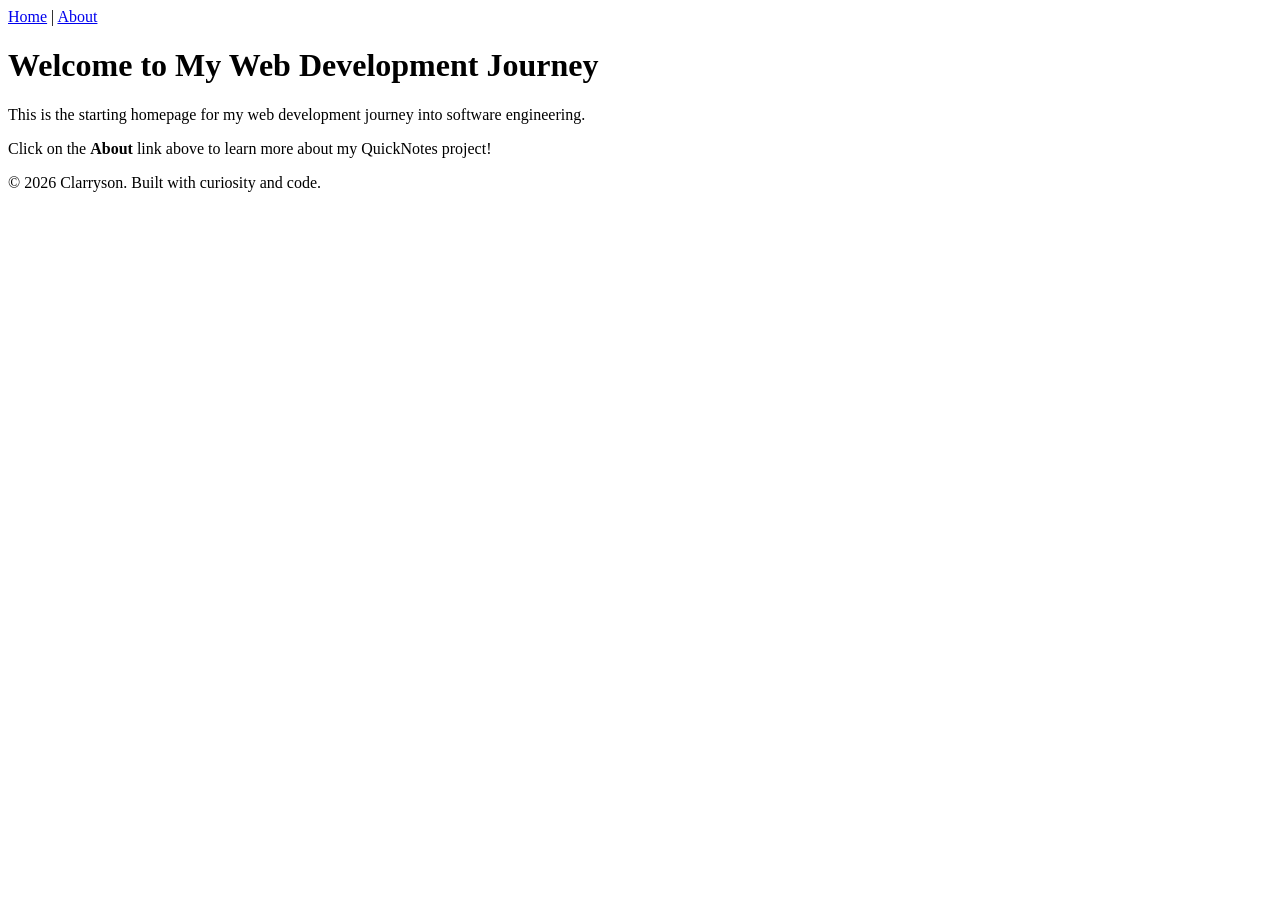
<file: day1/index.html>
<!DOCTYPE html>
<html lang="en">
  <head>
    <!-- The head section holds important information about the page that users don't directly see -->
    <meta charset="UTF-8" />
    <meta name="viewport" content="width=device-width, initial-scale=1.0" />
    <title>Web Foundations - Home</title>
  </head>
  <body>
    <!-- The header contains the top navigation bar -->
    <header>
      <nav>
        <!-- In HTML, links use the <a> (anchor) tag with the href attribute -->
        <a href="index.html">Home</a> |
        <a href="about.html">About</a>
      </nav>
    </header>

    <!-- The main tag holds the primary content of this page -->
    <main>
      <h1>Welcome to My Web Development Journey</h1>
      <p>This is the starting homepage for my web development journey into software engineering.</p>
      <p>Click on the <strong>About</strong> link above to learn more about my QuickNotes project!</p>
    </main>

    <!-- The footer holds copyright and author credits at the bottom of the page -->
    <footer>
      <p>&copy; 2026 Clarryson. Built with curiosity and code.</p>
    </footer>
  </body>
</html>
</file>
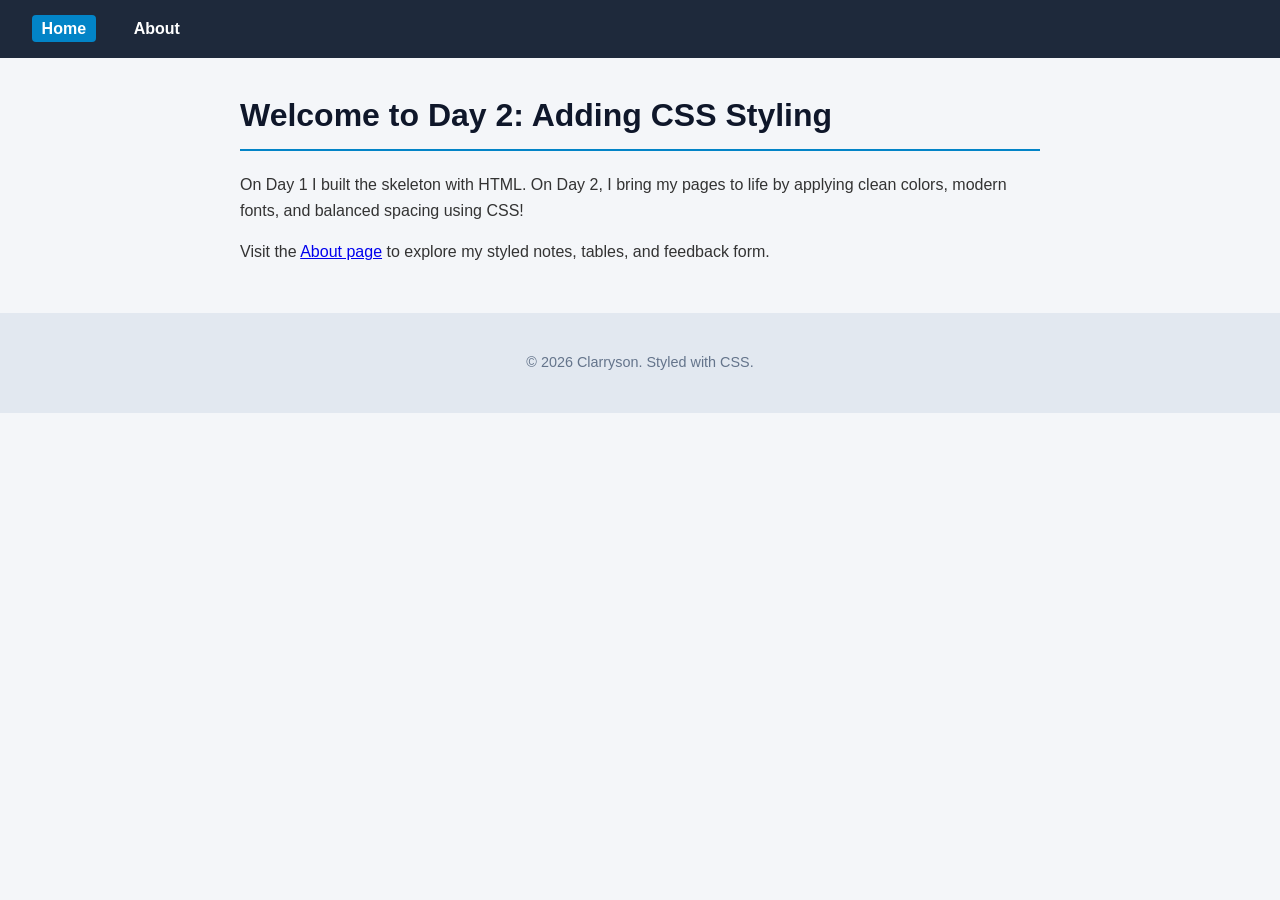
<file: Day2/index.html>
<!DOCTYPE html>
<html lang="en">
  <head>
    <meta charset="UTF-8" />
    <meta name="viewport" content="width=device-width, initial-scale=1.0" />
    <title>Web Foundations - Day 2 Home</title>
    <!-- Linking my external stylesheet so the browser knows how to style the page -->
    <link rel="stylesheet" href="style.css" />
  </head>
  <body>
    <!-- Top navigation header -->
    <header>
      <nav>
        <a href="index.html" class="active">Home</a>
        <a href="about.html">About</a>
      </nav>
    </header>

    <!-- Main content area -->
    <main>
      <h1>Welcome to Day 2: Adding CSS Styling</h1>
      <p>
        On Day 1 I built the skeleton with HTML. On Day 2, I bring my pages to life
        by applying clean colors, modern fonts, and balanced spacing using CSS!
      </p>
      <p>
        Visit the <a href="about.html">About page</a> to explore my styled notes,
        tables, and feedback form.
      </p>
    </main>

    <!-- Footer -->
    <footer>
      <p>&copy; 2026 Clarryson. Styled with CSS.</p>
    </footer>
  </body>
</html>
</file>
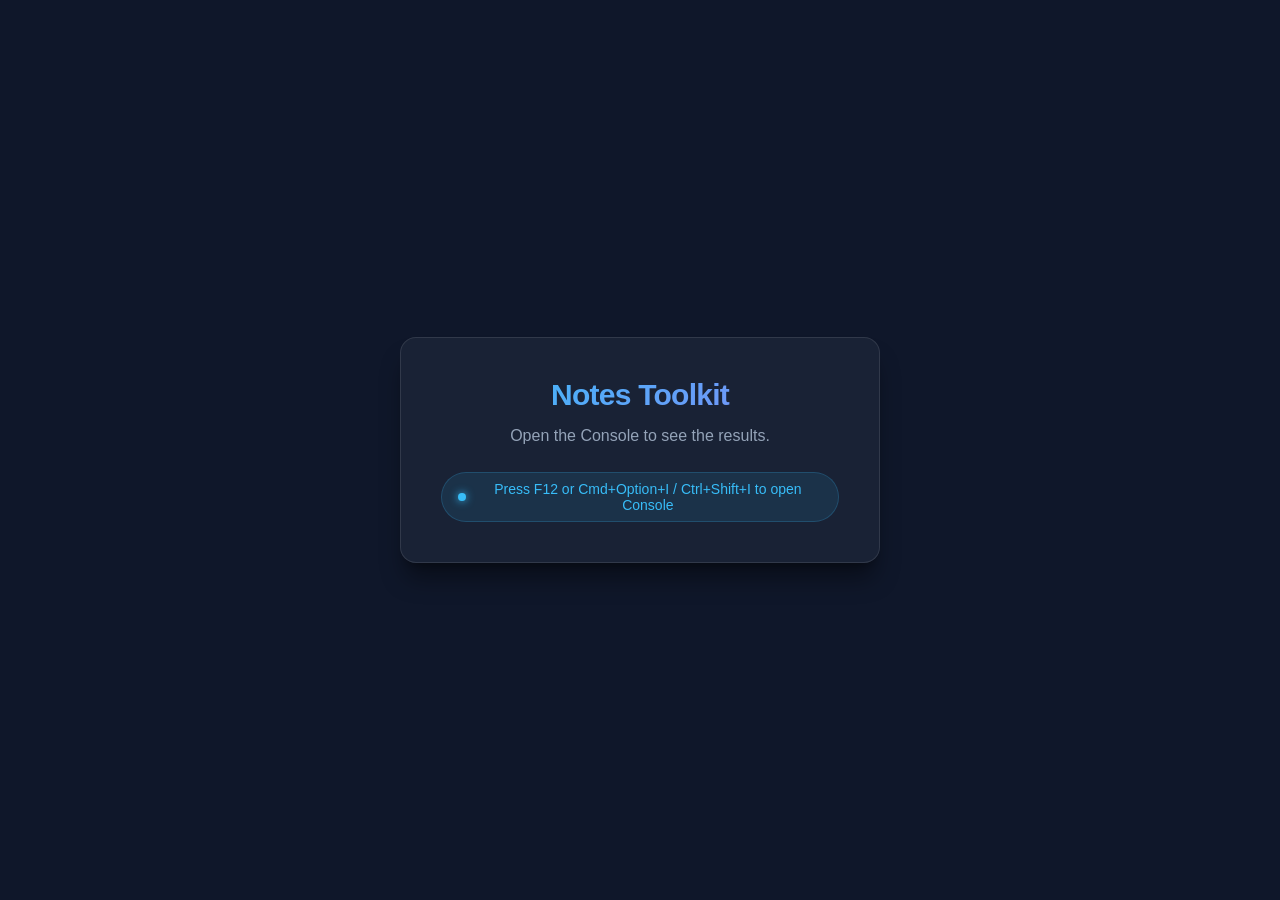
<file: day3/index.html>
<!DOCTYPE html>
<html lang="en">
<head>
  <meta charset="UTF-8">
  <meta name="viewport" content="width=device-width, initial-scale=1.0">
  <title>Notes Toolkit</title>
  <script src="script.js" defer></script>
  <style>
    :root {
      --bg: #0f172a;
      --card-bg: rgba(30, 41, 59, 0.7);
      --card-border: rgba(255, 255, 255, 0.1);
      --text: #f8fafc;
      --text-muted: #94a3b8;
      --accent: #38bdf8;
    }
    * {
      box-sizing: border-box;
      margin: 0;
      padding: 0;
    }
    body {
      font-family: -apple-system, BlinkMacSystemFont, "Segoe UI", Roboto, "Helvetica Neue", Arial, sans-serif;
      background-color: var(--bg);
      color: var(--text);
      min-height: 100vh;
      display: flex;
      align-items: center;
      justify-content: center;
      padding: 1.5rem;
    }
    .card {
      background: var(--card-bg);
      border: 1px solid var(--card-border);
      backdrop-filter: blur(12px);
      border-radius: 1rem;
      padding: 2.5rem;
      max-width: 480px;
      width: 100%;
      text-align: center;
      box-shadow: 0 20px 25px -5px rgba(0, 0, 0, 0.4), 0 8px 10px -6px rgba(0, 0, 0, 0.3);
    }
    h1 {
      font-size: 1.875rem;
      font-weight: 700;
      letter-spacing: -0.025em;
      margin-bottom: 0.75rem;
      background: linear-gradient(135deg, #38bdf8 0%, #818cf8 100%);
      -webkit-background-clip: text;
      -webkit-text-fill-color: transparent;
    }
    p {
      color: var(--text-muted);
      font-size: 1rem;
      line-height: 1.5;
    }
    .badge {
      display: inline-flex;
      align-items: center;
      gap: 0.5rem;
      margin-top: 1.5rem;
      padding: 0.5rem 1rem;
      border-radius: 9999px;
      font-size: 0.875rem;
      font-weight: 500;
      background: rgba(56, 189, 248, 0.1);
      color: var(--accent);
      border: 1px solid rgba(56, 189, 248, 0.2);
    }
    .pulse-dot {
      width: 8px;
      height: 8px;
      background: var(--accent);
      border-radius: 50%;
      box-shadow: 0 0 8px var(--accent);
    }
  </style>
</head>
<body>
  <main class="card">
    <h1>Notes Toolkit</h1>
    <p>Open the Console to see the results.</p>
    <div class="badge">
      <span class="pulse-dot"></span>
      <span>Press F12 or Cmd+Option+I / Ctrl+Shift+I to open Console</span>
    </div>
  </main>
</body>
</html>
</file>
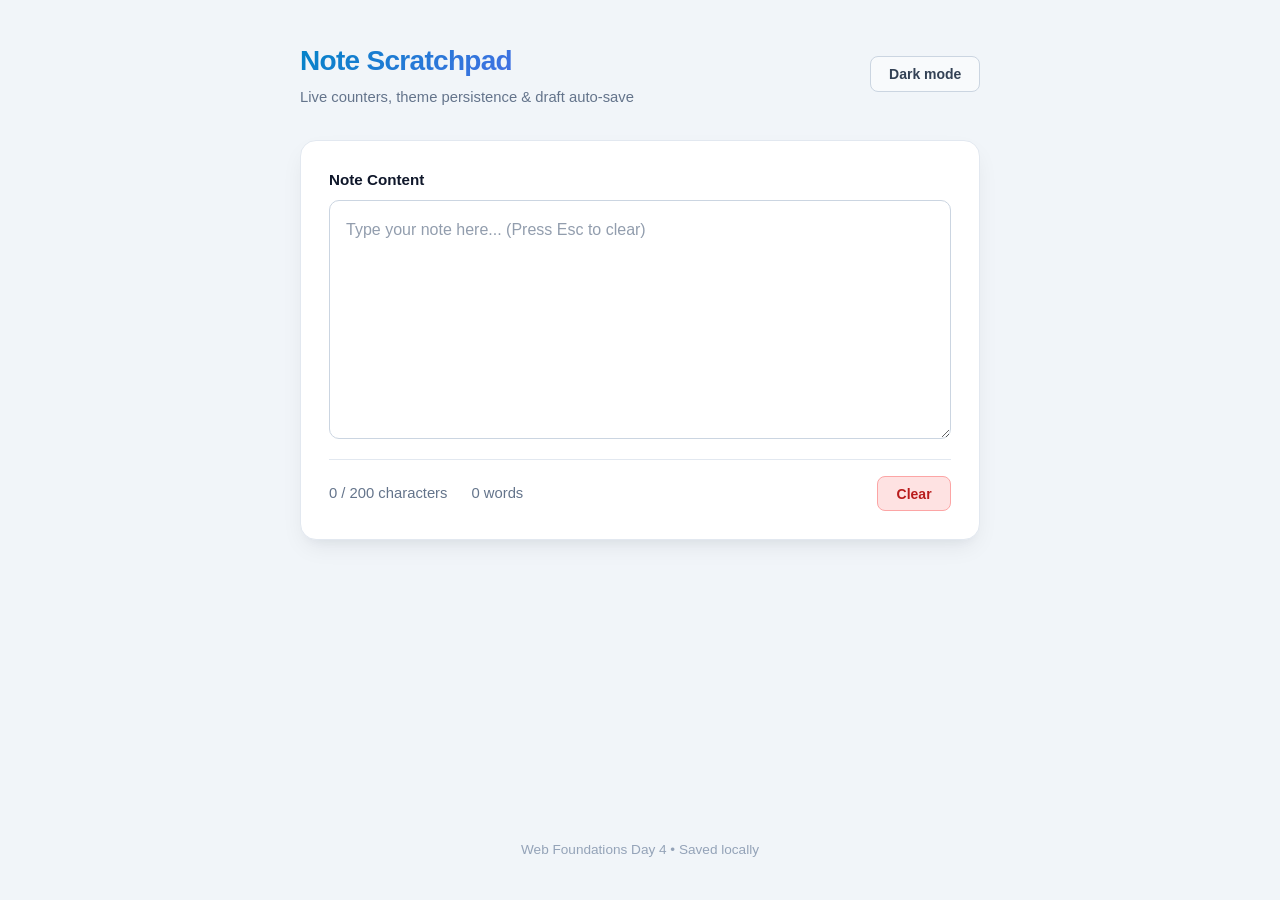
<file: day4/index.html>
<!DOCTYPE html>
<html lang="en">
<head>
  <meta charset="UTF-8">
  <meta name="viewport" content="width=device-width, initial-scale=1.0">
  <title>Day 4 - Note Draft &amp; Counter</title>
  <link rel="stylesheet" href="style.css">
  <script src="script.js" defer></script>
</head>
<body>
  <div class="app-wrapper">
    <header class="app-header">
      <div class="header-content">
        <div class="header-title-group">
          <h1>Note Scratchpad</h1>
          <p class="tagline">Live counters, theme persistence &amp; draft auto-save</p>
        </div>
        <button id="theme-toggle" type="button">Dark mode</button>
      </div>
    </header>

    <main class="editor-container">
      <div class="editor-card">
        <div class="field-group">
          <label for="note-text" class="field-label">Note Content</label>
          <textarea
            id="note-text"
            placeholder="Type your note here... (Press Esc to clear)"
            rows="8"
          ></textarea>
        </div>

        <div class="card-footer">
          <div class="counters">
            <p id="char-count">0 / 200 characters</p>
            <p id="word-count">0 words</p>
          </div>
          <div class="controls">
            <button id="clear-btn" type="button">Clear</button>
          </div>
        </div>
      </div>
    </main>

    <footer class="app-footer">
      <p>Web Foundations Day 4 &bull; Saved locally</p>
    </footer>
  </div>
</body>
</html>
</file>
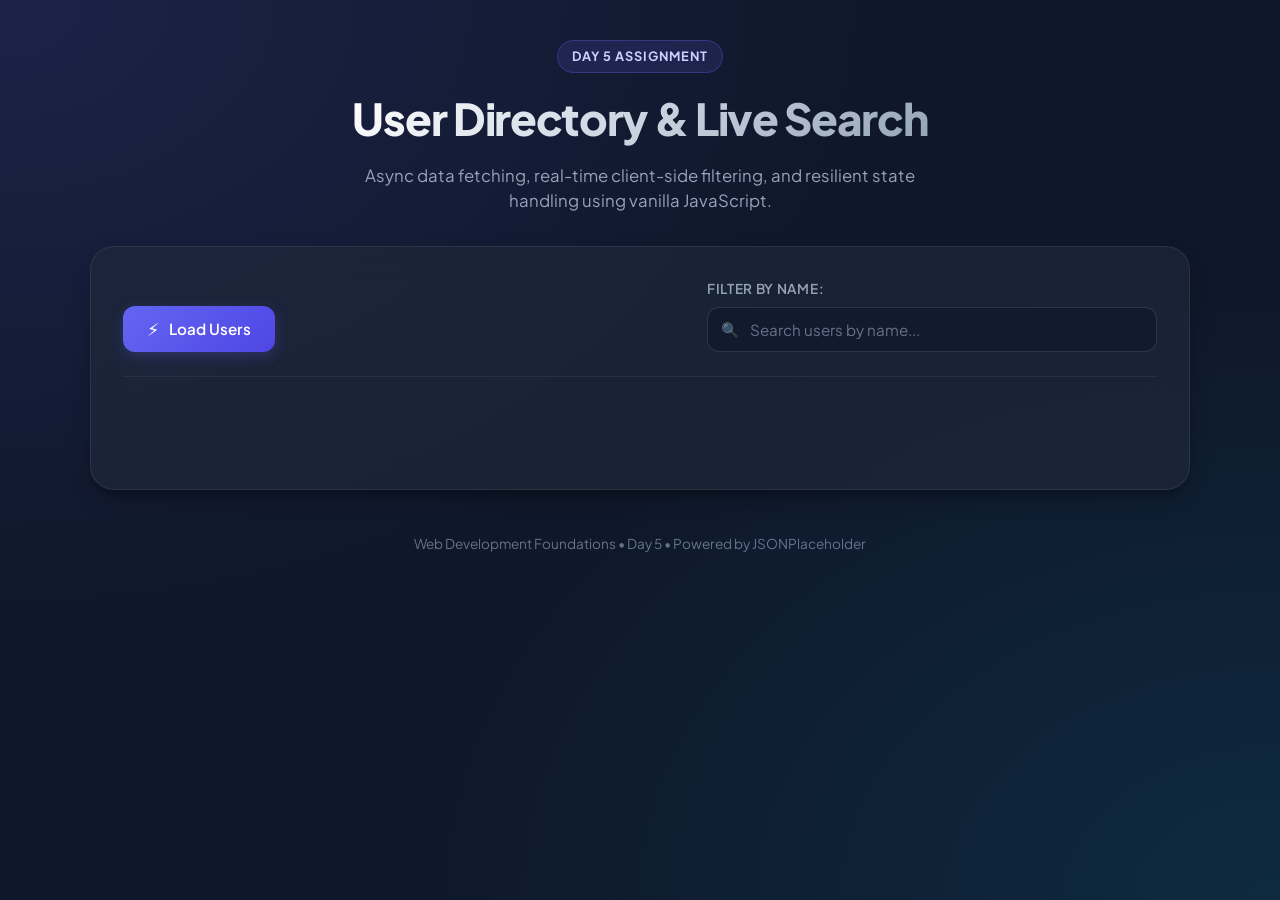
<file: day5/index.html>
<!DOCTYPE html>
<html lang="en">
<head>
  <meta charset="UTF-8">
  <meta name="viewport" content="width=device-width, initial-scale=1.0">
  <meta name="description" content="Day 5 Assignment - Asynchronous user directory fetching from JSONPlaceholder API with real-time client-side name filtering.">
  <title>Day 5 - User Directory &amp; Filter</title>
  <link rel="preconnect" href="https://fonts.googleapis.com">
  <link rel="preconnect" href="https://fonts.gstatic.com" crossorigin>
  <link href="https://fonts.googleapis.com/css2?family=Plus+Jakarta+Sans:wght@400;500;600;700;800&display=swap" rel="stylesheet">
  <link rel="stylesheet" href="style.css">
  <script src="users.js" defer></script>
</head>
<body>
  <div class="app-layout">
    <!-- Header -->
    <header class="app-header">
      <div class="header-badge">Day 5 Assignment</div>
      <h1 class="header-title">User Directory &amp; Live Search</h1>
      <p class="header-subtitle">
        Async data fetching, real-time client-side filtering, and resilient state handling using vanilla JavaScript.
      </p>
    </header>

    <!-- Main Container -->
    <main class="main-card">
      <!-- Action Toolbar -->
      <section class="toolbar">
        <div class="action-group">
          <button id="load-users" type="button" class="btn-primary">
            <span class="btn-icon">⚡</span>
            <span class="btn-text">Load Users</span>
          </button>
        </div>

        <div class="filter-group">
          <label for="filter-input" class="filter-label">Filter by name:</label>
          <div class="input-wrapper">
            <span class="search-icon" aria-hidden="true">🔍</span>
            <input
              id="filter-input"
              type="text"
              class="filter-input"
              placeholder="Search users by name..."
              autocomplete="off"
            >
          </div>
        </div>
      </section>

      <!-- Status Feedback -->
      <section class="status-section" aria-live="polite">
        <p id="status"></p>
      </section>

      <!-- Users Grid List -->
      <section class="results-section">
        <ul id="users-list"></ul>
      </section>
    </main>

    <!-- Footer -->
    <footer class="app-footer">
      <p>Web Development Foundations &bull; Day 5 &bull; Powered by JSONPlaceholder</p>
    </footer>
  </div>
</body>
</html>
</file>
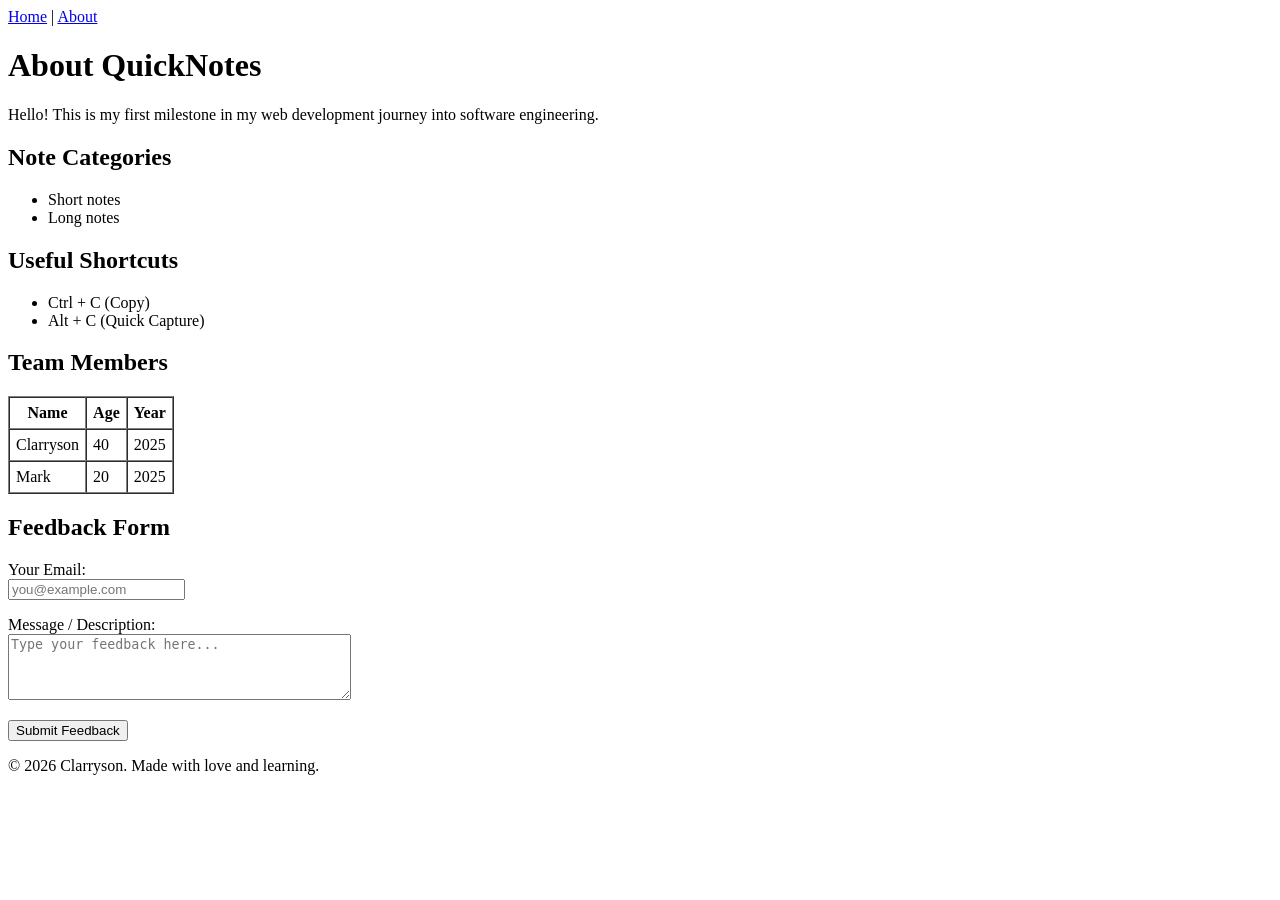
<file: day1/about.html>
<!DOCTYPE html>
<html lang="en">
  <head>
    <meta charset="UTF-8" />
    <meta name="viewport" content="width=device-width, initial-scale=1.0" />
    <title>Web Foundations - About QuickNotes</title>
  </head>
  <body>
    <!-- Header with clean navigation links -->
    <header>
      <nav>
        <a href="index.html">Home</a> |
        <a href="about.html">About</a>
      </nav>
    </header>

    <!-- Main content area -->
    <main>
      <h1>About QuickNotes</h1>
      <p>Hello! This is my first milestone in my web development journey into software engineering.</p>

      <!-- Section 1: Note Types List -->
      <section>
        <h2>Note Categories</h2>
        <ul>
          <li>Short notes</li>
          <li>Long notes</li>
        </ul>
      </section>

      <!-- Section 2: Keyboard Shortcuts & Team Table -->
      <section>
        <h2>Useful Shortcuts</h2>
        <ul>
          <li>Ctrl + C (Copy)</li>
          <li>Alt + C (Quick Capture)</li>
        </ul>

        <h2>Team Members</h2>
        <table border="1" cellpadding="6" cellspacing="0">
          <thead>
            <tr>
              <th>Name</th>
              <th>Age</th>
              <th>Year</th>
            </tr>
          </thead>
          <tbody>
            <tr>
              <td>Clarryson</td>
              <td>40</td>
              <td>2025</td>
            </tr>
            <tr>
              <td>Mark</td>
              <td>20</td>
              <td>2025</td>
            </tr>
          </tbody>
        </table>
      </section>

      <!-- Section 3: Contact & Feedback Form -->
      <section>
        <h2>Feedback Form</h2>
        <form action="#" method="post">
          <p>
            <label for="email-input">Your Email:</label><br />
            <input type="email" id="email-input" name="email" placeholder="you@example.com" required />
          </p>

          <p>
            <label for="feedback-text">Message / Description:</label><br />
            <textarea id="feedback-text" name="message" rows="4" cols="40" placeholder="Type your feedback here..." required></textarea>
          </p>

          <button type="submit">Submit Feedback</button>
        </form>
      </section>
    </main>

    <!-- Footer -->
    <footer>
      <p>&copy; 2026 Clarryson. Made with love and learning.</p>
    </footer>
  </body>
</html>
</file>
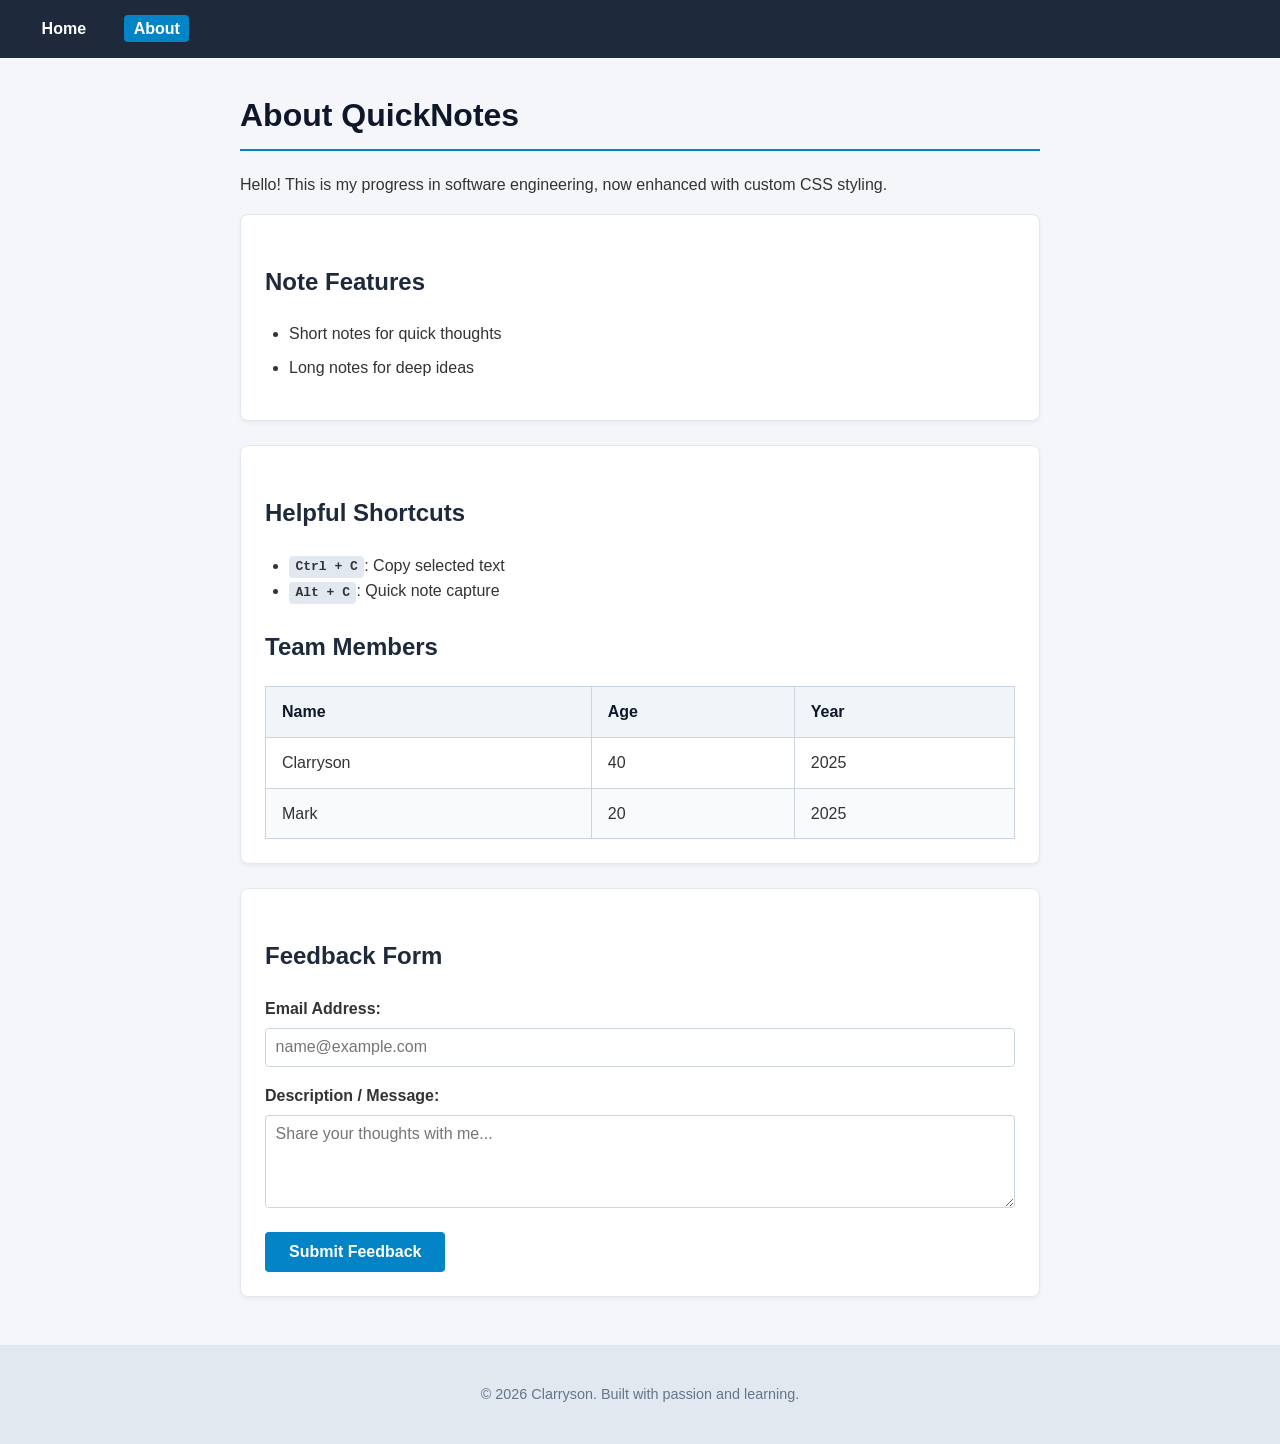
<file: Day2/about.html>
<!DOCTYPE html>
<html lang="en">
  <head>
    <meta charset="UTF-8" />
    <meta name="viewport" content="width=device-width, initial-scale=1.0" />
    <title>Web Foundations - Day 2 About</title>
    <!-- Linking my external CSS stylesheet -->
    <link rel="stylesheet" href="style.css" />
  </head>
  <body>
    <!-- Header with styled navigation bar -->
    <header>
      <nav>
        <a href="index.html">Home</a>
        <a href="about.html" class="active">About</a>
      </nav>
    </header>

    <!-- Main page content -->
    <main>
      <h1>About QuickNotes</h1>
      <p class="intro">
        Hello! This is my progress in software engineering, now enhanced with custom CSS styling.
      </p>

      <!-- Section 1: Note Features -->
      <section class="card">
        <h2>Note Features</h2>
        <ul class="features-list">
          <li class="features">Short notes for quick thoughts</li>
          <li class="features">Long notes for deep ideas</li>
        </ul>
      </section>

      <!-- Section 2: Shortcuts & Styled Table -->
      <section class="card">
        <h2>Helpful Shortcuts</h2>
        <ul class="shortcuts-list">
          <li><code>Ctrl + C</code>: Copy selected text</li>
          <li><code>Alt + C</code>: Quick note capture</li>
        </ul>

        <h2>Team Members</h2>
        <table class="data-table">
          <thead>
            <tr>
              <th>Name</th>
              <th>Age</th>
              <th>Year</th>
            </tr>
          </thead>
          <tbody>
            <tr>
              <td>Clarryson</td>
              <td>40</td>
              <td>2025</td>
            </tr>
            <tr>
              <td>Mark</td>
              <td>20</td>
              <td>2025</td>
            </tr>
          </tbody>
        </table>
      </section>

      <!-- Section 3: Feedback Form -->
      <section class="card">
        <h2>Feedback Form</h2>
        <form class="styled-form" action="#" method="post">
          <div class="form-group">
            <label for="email-input">Email Address:</label>
            <input type="email" id="email-input" name="email" placeholder="name@example.com" required />
          </div>

          <div class="form-group">
            <label for="textarea">Description / Message:</label>
            <textarea id="textarea" name="description" rows="4" placeholder="Share your thoughts with me..." required></textarea>
          </div>

          <button type="submit" id="_button">Submit Feedback</button>
        </form>
      </section>
    </main>

    <!-- Footer -->
    <footer>
      <p>&copy; 2026 Clarryson. Built with passion and learning.</p>
    </footer>
  </body>
</html>
</file>
<file: Day2/style.css>
/* ==========================================================================
   Day 2: Beginner-Friendly CSS Stylesheet
   This file teaches the core concepts of CSS: colors, typography, margins,
   padding, borders, and simple card layouts.
   ========================================================================== */

/* 1. Global Page Styles */
body {
  font-family: Arial, sans-serif; /* Clean, easily readable font */
  line-height: 1.6;               /* Extra space between lines of text */
  margin: 0;                      /* Remove default browser margin around edges */
  padding: 0;
  background-color: #f4f6f9;      /* Soft light-gray background */
  color: #333333;                 /* Dark gray text for easy reading */
}

/* 2. Header and Navigation Bar */
header {
  background-color: #1e293b;      /* Dark slate navy banner */
  padding: 1rem 2rem;
}

nav a {
  color: #ffffff;                 /* White link text */
  text-decoration: none;          /* Remove the default blue underline */
  margin-right: 1.5rem;           /* Space between links */
  font-weight: bold;
  padding: 0.3rem 0.6rem;
  border-radius: 4px;
  transition: background-color 0.2s ease;
}

/* Hover effect: changes background when mouse moves over the link */
nav a:hover {
  background-color: #334155;
}

/* Active page link highlight */
nav a.active {
  background-color: #0284c7;      /* Bright blue badge for the active page */
}

/* 3. Main Content Container */
main {
  max-width: 800px;               /* Keeps text from stretching too wide on big monitors */
  margin: 2rem auto;              /* Centers the container horizontally on the screen */
  padding: 0 1.5rem;
}

h1 {
  color: #0f172a;
  border-bottom: 2px solid #0284c7; /* Adds a stylish blue accent line below the title */
  padding-bottom: 0.5rem;
}

h2 {
  color: #1e293b;
  margin-top: 1.5rem;
}

/* 4. Card Containers (Grouping sections neatly) */
.card {
  background-color: #ffffff;      /* White card background */
  border: 1px solid #e2e8f0;      /* Subtle border */
  border-radius: 8px;             /* Rounded corners */
  padding: 1.5rem;                /* Inner breathing room */
  margin-bottom: 1.5rem;          /* Space between cards */
  box-shadow: 0 2px 4px rgba(0, 0, 0, 0.05); /* Gentle drop shadow */
}

/* 5. Lists */
.features-list, .shortcuts-list {
  padding-left: 1.5rem;
}

.features-list li {
  margin-bottom: 0.5rem;
}

/* Code tags for keyboard shortcuts */
code {
  background-color: #e2e8f0;
  padding: 0.2rem 0.4rem;
  border-radius: 4px;
  font-family: monospace;
  font-weight: bold;
}

/* 6. Data Tables */
.data-table {
  width: 100%;
  border-collapse: collapse;       /* Merges double borders into single clean borders */
  margin-top: 1rem;
}

.data-table th,
.data-table td {
  padding: 0.75rem 1rem;
  text-align: left;
  border: 1px solid #cbd5e1;
}

.data-table th {
  background-color: #f1f5f9;      /* Light gray background for headers */
  color: #0f172a;
  font-weight: bold;
}

/* Zebra striping: makes alternating rows easy to read */
.data-table tbody tr:nth-child(even) {
  background-color: #f8fafc;
}

/* 7. Forms and Buttons */
.form-group {
  margin-bottom: 1rem;
}

label {
  display: block;                 /* Puts the label on its own line above the input */
  margin-bottom: 0.4rem;
  font-weight: bold;
}

input[type="email"],
textarea {
  width: 100%;
  box-sizing: border-box;         /* Includes padding in the width calculation */
  padding: 0.6rem;
  border: 1px solid #cbd5e1;
  border-radius: 4px;
  font-size: 1rem;
  font-family: inherit;
}

/* Highlight border when typing in an input */
input[type="email"]:focus,
textarea:focus {
  outline: none;
  border-color: #0284c7;
  box-shadow: 0 0 0 3px rgba(2, 132, 199, 0.2);
}

button[type="submit"], #_button {
  background-color: #0284c7;      /* Bright blue button */
  color: #ffffff;
  border: none;
  padding: 0.7rem 1.5rem;
  font-size: 1rem;
  font-weight: bold;
  border-radius: 4px;
  cursor: pointer;                /* Changes cursor to a pointing hand */
  transition: background-color 0.2s ease;
}

button[type="submit"]:hover, #_button:hover {
  background-color: #0369a1;      /* Darker blue on hover */
}

/* 8. Footer */
footer {
  text-align: center;
  padding: 1.5rem;
  background-color: #e2e8f0;
  color: #64748b;
  font-size: 0.9rem;
  margin-top: 3rem;
}
</file>
<file: day4/style.css>
/* 
  Day 4 Stylesheet
  All theme colours defined as CSS variables on :root.
  body.dark redefines the variables for dark mode.
*/

:root {
  --bg-color: #f1f5f9;
  --card-bg: #ffffff;
  --card-border: #e2e8f0;
  --card-shadow: 0 10px 25px -5px rgba(15, 23, 42, 0.08), 0 8px 10px -6px rgba(15, 23, 42, 0.04);
  
  --text-main: #0f172a;
  --text-muted: #64748b;
  --header-gradient: linear-gradient(135deg, #0284c7 0%, #6366f1 100%);
  
  --textarea-bg: #ffffff;
  --textarea-text: #0f172a;
  --textarea-border: #cbd5e1;
  --textarea-focus-border: #3b82f6;
  --textarea-focus-ring: rgba(59, 130, 246, 0.2);
  
  --btn-theme-bg: #f8fafc;
  --btn-theme-text: #334155;
  --btn-theme-border: #cbd5e1;
  --btn-theme-hover-bg: #e2e8f0;
  
  --btn-clear-bg: #fee2e2;
  --btn-clear-text: #b91c1c;
  --btn-clear-border: #fca5a5;
  --btn-clear-hover-bg: #fecaca;
  
  --counter-text: #64748b;
  --warning-color: #ea580c; /* orange text */
  --over-color: #dc2626;    /* red, bold text */
  
  --footer-text: #94a3b8;
}

body.dark {
  --bg-color: #0f172a;
  --card-bg: #1e293b;
  --card-border: #334155;
  --card-shadow: 0 10px 25px -5px rgba(0, 0, 0, 0.5), 0 8px 10px -6px rgba(0, 0, 0, 0.3);
  
  --text-main: #f8fafc;
  --text-muted: #94a3b8;
  --header-gradient: linear-gradient(135deg, #38bdf8 0%, #818cf8 100%);
  
  --textarea-bg: #0f172a;
  --textarea-text: #f8fafc;
  --textarea-border: #334155;
  --textarea-focus-border: #38bdf8;
  --textarea-focus-ring: rgba(56, 189, 248, 0.25);
  
  --btn-theme-bg: #334155;
  --btn-theme-text: #f8fafc;
  --btn-theme-border: #475569;
  --btn-theme-hover-bg: #475569;
  
  --btn-clear-bg: rgba(239, 68, 68, 0.15);
  --btn-clear-text: #f87171;
  --btn-clear-border: rgba(239, 68, 68, 0.3);
  --btn-clear-hover-bg: rgba(239, 68, 68, 0.25);
  
  --counter-text: #94a3b8;
  --warning-color: #fb923c; /* orange text in dark theme */
  --over-color: #f87171;    /* red, bold text in dark theme */
  
  --footer-text: #64748b;
}

/* Global Box Sizing Reset */
*,
*::before,
*::after {
  box-sizing: border-box;
  margin: 0;
  padding: 0;
}

body {
  font-family: -apple-system, BlinkMacSystemFont, "Segoe UI", Roboto, "Helvetica Neue", Arial, sans-serif;
  background-color: var(--bg-color);
  color: var(--text-main);
  min-height: 100vh;
  display: flex;
  flex-direction: column;
  transition: background-color 0.25s ease, color 0.25s ease;
  line-height: 1.5;
}

.app-wrapper {
  width: 100%;
  max-width: 720px;
  margin: 0 auto;
  padding: 2.5rem 1.25rem;
  display: flex;
  flex-direction: column;
  min-height: 100vh;
}

/* Header */
.app-header {
  margin-bottom: 2rem;
}

.header-content {
  display: flex;
  justify-content: space-between;
  align-items: center;
  gap: 1rem;
}

.header-title-group h1 {
  font-size: 1.75rem;
  font-weight: 700;
  letter-spacing: -0.025em;
  background: var(--header-gradient);
  -webkit-background-clip: text;
  -webkit-text-fill-color: transparent;
}

.header-title-group .tagline {
  font-size: 0.925rem;
  color: var(--text-muted);
  margin-top: 0.25rem;
}

/* Theme Toggle Button */
#theme-toggle {
  background-color: var(--btn-theme-bg);
  color: var(--btn-theme-text);
  border: 1px solid var(--btn-theme-border);
  padding: 0.55rem 1.1rem;
  font-size: 0.875rem;
  font-weight: 600;
  border-radius: 0.5rem;
  cursor: pointer;
  transition: background-color 0.2s ease, border-color 0.2s ease, transform 0.1s ease;
  white-space: nowrap;
}

#theme-toggle:hover {
  background-color: var(--btn-theme-hover-bg);
  transform: translateY(-1px);
}

#theme-toggle:active {
  transform: translateY(0);
}

/* Main Editor Card */
.editor-container {
  flex: 1;
}

.editor-card {
  background-color: var(--card-bg);
  border: 1px solid var(--card-border);
  border-radius: 1rem;
  padding: 1.75rem;
  box-shadow: var(--card-shadow);
  transition: background-color 0.25s ease, border-color 0.25s ease, box-shadow 0.25s ease;
}

.field-group {
  display: flex;
  flex-direction: column;
  gap: 0.5rem;
}

.field-label {
  font-size: 0.95rem;
  font-weight: 600;
  color: var(--text-main);
}

textarea#note-text {
  width: 100%;
  font-family: inherit;
  font-size: 1rem;
  line-height: 1.6;
  padding: 1rem;
  border-radius: 0.625rem;
  border: 1px solid var(--textarea-border);
  background-color: var(--textarea-bg);
  color: var(--textarea-text);
  resize: vertical;
  min-height: 180px;
  outline: none;
  transition: border-color 0.2s ease, box-shadow 0.2s ease, background-color 0.25s ease, color 0.25s ease;
}

textarea#note-text:focus {
  border-color: var(--textarea-focus-border);
  box-shadow: 0 0 0 3px var(--textarea-focus-ring);
}

textarea#note-text::placeholder {
  color: var(--text-muted);
  opacity: 0.7;
}

/* Footer of Card: Counters and Clear Button */
.card-footer {
  display: flex;
  justify-content: space-between;
  align-items: center;
  margin-top: 1.25rem;
  padding-top: 1rem;
  border-top: 1px solid var(--card-border);
  gap: 1rem;
  flex-wrap: wrap;
}

.counters {
  display: flex;
  gap: 1.5rem;
  align-items: center;
  font-size: 0.925rem;
  color: var(--counter-text);
  font-variant-numeric: tabular-nums;
}

#char-count,
#word-count {
  transition: color 0.2s ease, font-weight 0.2s ease;
}

/* Required Warning & Over Classes for Character Counter */
.warning,
#char-count.warning {
  color: var(--warning-color);
}

.over,
#char-count.over {
  color: var(--over-color);
  font-weight: bold;
}

/* Clear Button */
#clear-btn {
  background-color: var(--btn-clear-bg);
  color: var(--btn-clear-text);
  border: 1px solid var(--btn-clear-border);
  padding: 0.55rem 1.15rem;
  font-size: 0.875rem;
  font-weight: 600;
  border-radius: 0.5rem;
  cursor: pointer;
  transition: background-color 0.2s ease, border-color 0.2s ease, transform 0.1s ease;
}

#clear-btn:hover {
  background-color: var(--btn-clear-hover-bg);
  transform: translateY(-1px);
}

#clear-btn:active {
  transform: translateY(0);
}

/* App Footer */
.app-footer {
  text-align: center;
  margin-top: 2rem;
  font-size: 0.85rem;
  color: var(--footer-text);
}

/* Responsive adjustments */
@media (max-width: 600px) {
  .app-wrapper {
    padding: 1.5rem 1rem;
  }

  .header-content {
    flex-direction: column;
    align-items: flex-start;
    gap: 0.75rem;
  }

  #theme-toggle {
    align-self: flex-start;
  }

  .card-footer {
    flex-direction: column;
    align-items: flex-start;
    gap: 1rem;
  }

  #clear-btn {
    width: 100%;
  }
}
</file>
<file: day5/style.css>
/* CSS Variables & Design System */
:root {
  --font-family: 'Plus Jakarta Sans', system-ui, -apple-system, BlinkMacSystemFont, 'Segoe UI', Roboto, sans-serif;
  
  /* Color Palette */
  --bg-app: #0f172a;
  --bg-card: rgba(30, 41, 59, 0.7);
  --bg-card-border: rgba(255, 255, 255, 0.08);
  --bg-card-hover: rgba(51, 65, 85, 0.75);
  
  --primary: #6366f1;
  --primary-hover: #4f46e5;
  --primary-active: #4338ca;
  --primary-glow: rgba(99, 102, 241, 0.25);
  
  --text-main: #f8fafc;
  --text-muted: #94a3b8;
  --text-dim: #64748b;
  
  --accent-cyan: #06b6d4;
  --accent-emerald: #10b981;
  --accent-amber: #f59e0b;
  --accent-rose: #f43f5e;
  
  --status-info-bg: rgba(99, 102, 241, 0.12);
  --status-info-border: rgba(99, 102, 241, 0.3);
  --status-info-text: #a5b4fc;
  
  --status-success-bg: rgba(16, 185, 129, 0.12);
  --status-success-border: rgba(16, 185, 129, 0.3);
  --status-success-text: #6ee7b7;
  
  --status-error-bg: rgba(244, 63, 94, 0.12);
  --status-error-border: rgba(244, 63, 94, 0.3);
  --status-error-text: #fda4af;
  
  --radius-sm: 8px;
  --radius-md: 12px;
  --radius-lg: 18px;
  --radius-xl: 24px;
  
  --shadow-subtle: 0 4px 6px -1px rgba(0, 0, 0, 0.2), 0 2px 4px -2px rgba(0, 0, 0, 0.2);
  --shadow-card: 0 10px 25px -5px rgba(0, 0, 0, 0.3), 0 8px 10px -6px rgba(0, 0, 0, 0.3);
  --shadow-glow: 0 0 20px var(--primary-glow);
  
  --transition: all 0.2s cubic-bezier(0.16, 1, 0.3, 1);
}

/* Reset & Base */
*, *::before, *::after {
  box-sizing: border-box;
  margin: 0;
  padding: 0;
}

body {
  font-family: var(--font-family);
  background-color: var(--bg-app);
  color: var(--text-main);
  min-height: 100vh;
  line-height: 1.5;
  background-image: 
    radial-gradient(at 0% 0%, rgba(99, 102, 241, 0.15) 0px, transparent 50%),
    radial-gradient(at 100% 100%, rgba(6, 182, 212, 0.12) 0px, transparent 50%),
    radial-gradient(at 50% 50%, rgba(15, 23, 42, 1) 0px, rgba(15, 23, 42, 1) 100%);
  background-attachment: fixed;
  display: flex;
  justify-content: center;
  padding: 40px 20px;
}

.app-layout {
  width: 100%;
  max-width: 1100px;
  display: flex;
  flex-direction: column;
  gap: 32px;
}

/* Header */
.app-header {
  text-align: center;
  display: flex;
  flex-direction: column;
  align-items: center;
  gap: 12px;
}

.header-badge {
  display: inline-flex;
  align-items: center;
  padding: 6px 14px;
  font-size: 0.8rem;
  font-weight: 700;
  text-transform: uppercase;
  letter-spacing: 0.08em;
  background: rgba(99, 102, 241, 0.15);
  border: 1px solid rgba(99, 102, 241, 0.3);
  color: #c7d2fe;
  border-radius: 9999px;
  backdrop-filter: blur(8px);
}

.header-title {
  font-size: clamp(2rem, 4vw, 2.75rem);
  font-weight: 800;
  letter-spacing: -0.03em;
  background: linear-gradient(135deg, #ffffff 0%, #cbd5e1 50%, #94a3b8 100%);
  -webkit-background-clip: text;
  -webkit-text-fill-color: transparent;
}

.header-subtitle {
  color: var(--text-muted);
  max-width: 600px;
  font-size: 1.05rem;
}

/* Main Card */
.main-card {
  background: var(--bg-card);
  backdrop-filter: blur(16px);
  -webkit-backdrop-filter: blur(16px);
  border: 1px solid var(--bg-card-border);
  border-radius: var(--radius-xl);
  padding: 32px;
  box-shadow: var(--shadow-card);
  display: flex;
  flex-direction: column;
  gap: 28px;
}

/* Toolbar */
.toolbar {
  display: flex;
  flex-wrap: wrap;
  align-items: flex-end;
  justify-content: space-between;
  gap: 20px;
  padding-bottom: 24px;
  border-bottom: 1px solid rgba(255, 255, 255, 0.06);
}

.action-group {
  display: flex;
  align-items: center;
}

/* Button */
.btn-primary {
  display: inline-flex;
  align-items: center;
  justify-content: center;
  gap: 10px;
  background: linear-gradient(135deg, var(--primary) 0%, var(--primary-hover) 100%);
  color: #ffffff;
  font-family: inherit;
  font-size: 0.95rem;
  font-weight: 600;
  padding: 12px 24px;
  border: none;
  border-radius: var(--radius-md);
  cursor: pointer;
  box-shadow: 0 4px 14px var(--primary-glow);
  transition: var(--transition);
}

.btn-primary:hover:not(:disabled) {
  transform: translateY(-2px);
  box-shadow: 0 6px 20px rgba(99, 102, 241, 0.4);
}

.btn-primary:active:not(:disabled) {
  transform: translateY(0);
}

.btn-primary:disabled {
  opacity: 0.6;
  cursor: not-allowed;
  transform: none;
  box-shadow: none;
}

.btn-icon {
  font-size: 1.1rem;
}

/* Filter Group */
.filter-group {
  display: flex;
  flex-direction: column;
  gap: 8px;
  flex: 1;
  max-width: 450px;
  min-width: 260px;
}

.filter-label {
  font-size: 0.85rem;
  font-weight: 600;
  text-transform: uppercase;
  letter-spacing: 0.05em;
  color: var(--text-muted);
}

.input-wrapper {
  position: relative;
  display: flex;
  align-items: center;
}

.search-icon {
  position: absolute;
  left: 14px;
  font-size: 0.9rem;
  opacity: 0.5;
  pointer-events: none;
}

.filter-input {
  width: 100%;
  padding: 12px 14px 12px 42px;
  background: rgba(15, 23, 42, 0.6);
  border: 1px solid rgba(255, 255, 255, 0.12);
  border-radius: var(--radius-md);
  color: var(--text-main);
  font-family: inherit;
  font-size: 0.95rem;
  transition: var(--transition);
}

.filter-input:focus {
  outline: none;
  border-color: var(--primary);
  background: rgba(15, 23, 42, 0.85);
  box-shadow: 0 0 0 3px var(--primary-glow);
}

.filter-input::placeholder {
  color: var(--text-dim);
}

/* Status Feedback */
.status-section {
  min-height: 24px;
}

#status {
  display: none;
  padding: 12px 18px;
  border-radius: var(--radius-sm);
  font-size: 0.95rem;
  font-weight: 500;
  animation: fadeIn 0.25s ease-out;
}

#status.status-loading {
  display: flex;
  align-items: center;
  gap: 10px;
  background: var(--status-info-bg);
  border: 1px solid var(--status-info-border);
  color: var(--status-info-text);
}

#status.status-loading::before {
  content: "";
  width: 14px;
  height: 14px;
  border: 2px solid var(--status-info-text);
  border-top-color: transparent;
  border-radius: 50%;
  animation: spin 0.75s linear infinite;
  display: inline-block;
}

#status.status-success {
  display: block;
  background: var(--status-success-bg);
  border: 1px solid var(--status-success-border);
  color: var(--status-success-text);
}

#status.status-error {
  display: block;
  background: var(--status-error-bg);
  border: 1px solid var(--status-error-border);
  color: var(--status-error-text);
}

@keyframes spin {
  to { transform: rotate(360deg); }
}

@keyframes fadeIn {
  from { opacity: 0; transform: translateY(-4px); }
  to { opacity: 1; transform: translateY(0); }
}

/* Results & Users List */
.results-section {
  width: 100%;
}

#users-list {
  list-style: none;
  display: grid;
  grid-template-columns: repeat(auto-fill, minmax(300px, 1fr));
  gap: 20px;
}

/* User Card */
.user-card {
  background: rgba(15, 23, 42, 0.45);
  border: 1px solid rgba(255, 255, 255, 0.08);
  border-radius: var(--radius-lg);
  padding: 22px;
  display: flex;
  flex-direction: column;
  gap: 12px;
  transition: var(--transition);
  position: relative;
  overflow: hidden;
}

.user-card::before {
  content: "";
  position: absolute;
  top: 0;
  left: 0;
  right: 0;
  height: 3px;
  background: linear-gradient(90deg, var(--primary), var(--accent-cyan));
  opacity: 0;
  transition: var(--transition);
}

.user-card:hover {
  transform: translateY(-4px);
  background: var(--bg-card-hover);
  border-color: rgba(99, 102, 241, 0.3);
  box-shadow: 0 12px 24px -6px rgba(0, 0, 0, 0.4);
}

.user-card:hover::before {
  opacity: 1;
}

.user-name {
  font-size: 1.25rem;
  font-weight: 700;
  color: #ffffff;
  letter-spacing: -0.01em;
  margin-bottom: 4px;
}

.user-detail {
  display: flex;
  align-items: baseline;
  gap: 8px;
  font-size: 0.92rem;
  color: #cbd5e1;
  word-break: break-word;
}

.detail-label {
  font-weight: 600;
  font-size: 0.8rem;
  text-transform: uppercase;
  letter-spacing: 0.04em;
  color: var(--text-dim);
  min-width: 72px;
  flex-shrink: 0;
}

.user-email span:last-child {
  color: var(--accent-cyan);
}

.user-city span:last-child {
  color: #e2e8f0;
}

.user-company span:last-child {
  color: #a5b4fc;
  font-weight: 500;
}

/* Empty / No Match State */
.no-match-item {
  grid-column: 1 / -1;
  text-align: center;
  padding: 48px 24px;
  background: rgba(15, 23, 42, 0.3);
  border: 1px dashed rgba(255, 255, 255, 0.15);
  border-radius: var(--radius-lg);
  color: var(--text-muted);
  font-size: 1.05rem;
  font-weight: 500;
}

/* Footer */
.app-footer {
  text-align: center;
  color: var(--text-dim);
  font-size: 0.85rem;
  padding: 12px 0;
}

/* Responsive */
@media (max-width: 640px) {
  body {
    padding: 20px 12px;
  }
  
  .main-card {
    padding: 20px 16px;
  }
  
  .toolbar {
    flex-direction: column;
    align-items: stretch;
  }
  
  .filter-group {
    max-width: 100%;
  }
  
  #users-list {
    grid-template-columns: 1fr;
  }
}
</file>
